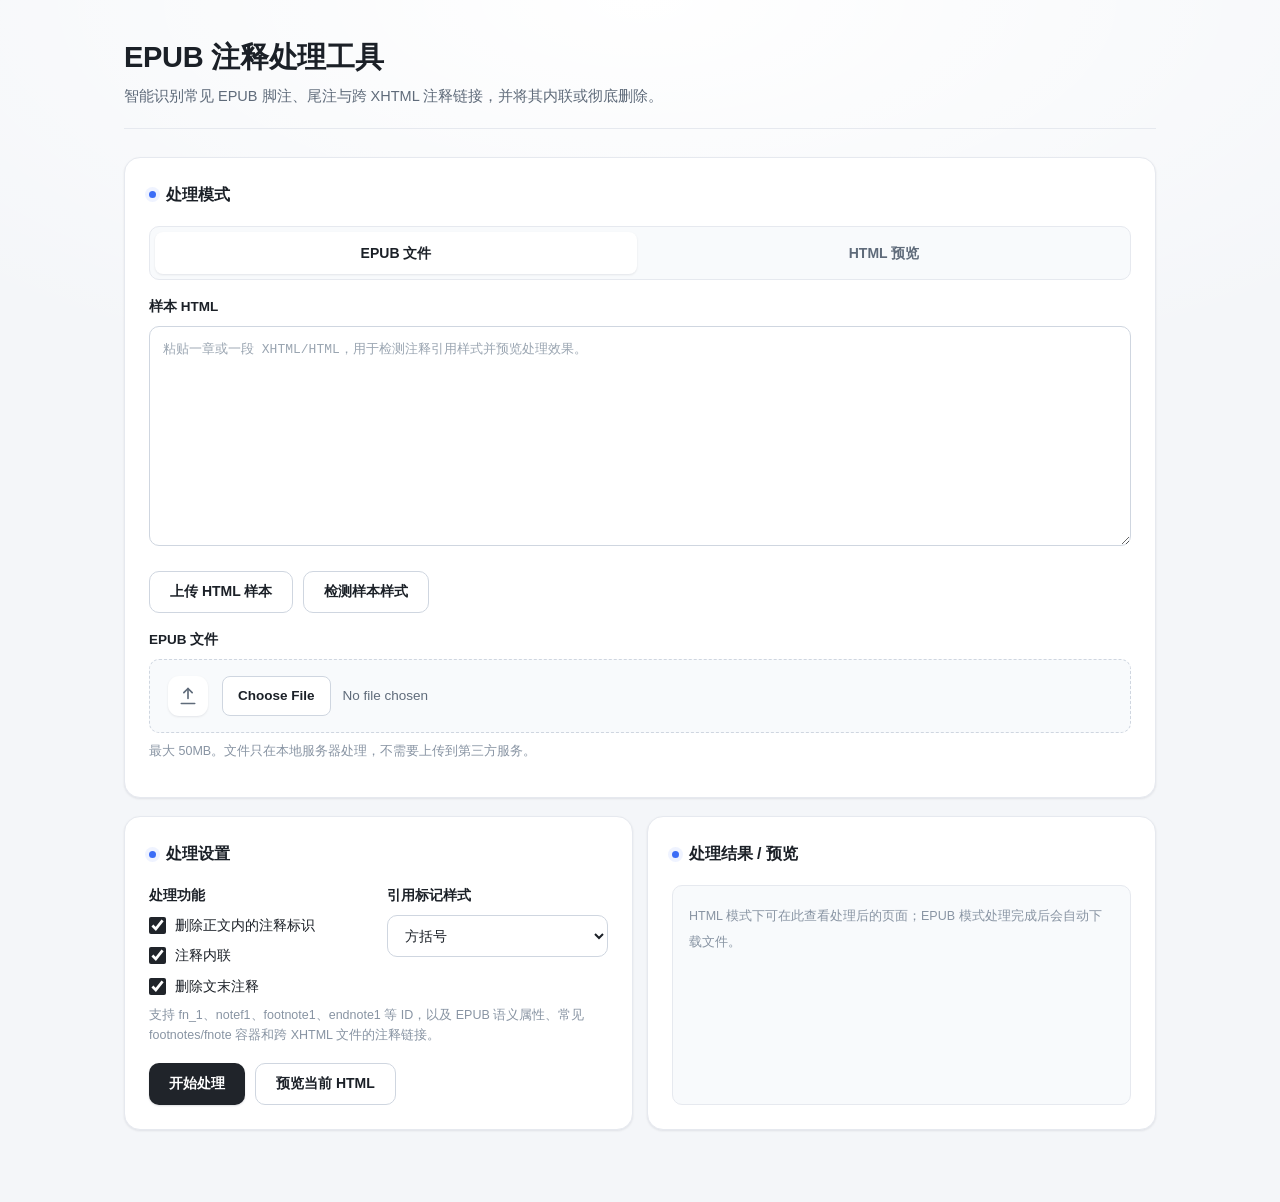
<file: templates/notes/index.html>
<!doctype html>
<html lang="zh-CN">
<head>
<meta charset="utf-8">
<meta name="viewport" content="width=device-width,initial-scale=1">
<title>EPUB 注释处理工具</title>
<style>
/* 视觉令牌与通用工具页（static/toolkit/toolkit.css）保持一致 */
:root{
    --bg:#f4f6f9;
    --card:#ffffff;
    --card-soft:#f8fafc;
    --border:#e6e9ef;
    --border-strong:#cfd6e0;
    --text:#1b2027;
    --text-muted:#5f6b7a;
    --text-faint:#8894a3;
    --primary:#20242a;
    --primary-hover:#343b45;
    --accent:#3b6cf6;
    --accent-soft:rgba(59,108,246,.08);
    --accent-ring:rgba(59,108,246,.22);
    --ok-bg:#ecf8f0;
    --ok-fg:#1f7a45;
    --err-bg:#fdf0f0;
    --err-fg:#b3261e;
    --radius:16px;
    --radius-sm:10px;
    --radius-xs:8px;
    --shadow-sm:0 1px 2px rgba(16,24,40,.04),0 1px 3px rgba(16,24,40,.05);
    --shadow-md:0 6px 18px rgba(16,24,40,.07);
    --ease:cubic-bezier(.2,.7,.3,1);
}
*{box-sizing:border-box}
body{
    margin:0;
    background-color:var(--bg);
    background-image:radial-gradient(120% 55% at 50% 0,#ffffff 0%,rgba(255,255,255,0) 62%);
    background-repeat:no-repeat;
    color:var(--text);
    font-family:-apple-system,BlinkMacSystemFont,"Segoe UI","PingFang SC","Hiragino Sans GB","Microsoft YaHei",sans-serif;
    line-height:1.6;
    -webkit-font-smoothing:antialiased;
}
.container{max-width:1080px;margin:0 auto;padding:40px 24px 72px}
header{margin-bottom:28px;padding-bottom:20px;border-bottom:1px solid var(--border)}
h1{font-size:29px;line-height:1.24;margin:0 0 9px;font-weight:700;letter-spacing:-.01em}
.subtitle{color:var(--text-muted);margin:0;font-size:14.5px}
.grid{display:grid;grid-template-columns:1fr 1fr;gap:14px}
.card{
    background:var(--card);
    border:1px solid var(--border);
    border-radius:var(--radius);
    padding:24px;
    box-shadow:var(--shadow-sm);
    transition:box-shadow .25s var(--ease),border-color .25s var(--ease);
}
.card:hover{box-shadow:var(--shadow-md);border-color:#dde3ec}
.card.full{grid-column:1/-1}
h2{display:flex;align-items:center;gap:10px;font-size:16px;margin:0 0 18px;font-weight:650;letter-spacing:-.005em}
h2::before{content:"";flex:none;width:7px;height:7px;border-radius:999px;background:var(--accent);box-shadow:0 0 0 4px var(--accent-soft)}
label{display:block;font-size:13.5px;font-weight:600;margin:0 0 8px}
textarea{
    width:100%;min-height:220px;resize:vertical;
    border:1px solid var(--border-strong);border-radius:var(--radius-sm);
    padding:12px 13px;background:#fff;color:var(--text);
    font:13px/1.7 Consolas,"SF Mono",Menlo,monospace;
    transition:border-color .18s var(--ease),box-shadow .18s var(--ease);
}
select{
    width:100%;border:1px solid var(--border-strong);border-radius:var(--radius-sm);
    padding:11px 13px;background:#fff;color:var(--text);font:inherit;font-size:14px;
    transition:border-color .18s var(--ease),box-shadow .18s var(--ease);
}
select:hover{border-color:#b7c1cf}
textarea:focus,select:focus{outline:none;border-color:var(--accent);box-shadow:0 0 0 4px var(--accent-ring)}
::placeholder{color:#9aa5b1}
.row{display:grid;grid-template-columns:1fr 1fr;gap:16px}
.mode{display:flex;gap:6px;margin-bottom:16px;padding:5px;background:var(--card-soft);border:1px solid var(--border);border-radius:var(--radius-sm)}
.mode button{
    flex:1;padding:10px 14px;border:0;background:transparent;border-radius:var(--radius-xs);
    cursor:pointer;font:inherit;font-size:14px;font-weight:600;color:var(--text-muted);
    transition:background .18s var(--ease),color .18s var(--ease),box-shadow .18s var(--ease);
}
.mode button:hover:not(.active){color:var(--text);background:rgba(16,24,40,.045)}
.mode button.active{background:var(--card);color:var(--text);box-shadow:var(--shadow-sm)}
.actions{display:flex;gap:10px;flex-wrap:wrap;margin-top:18px}
button.primary{
    border:0;background:var(--primary);color:#fff;padding:11px 20px;border-radius:var(--radius-sm);
    cursor:pointer;font-size:14px;font-weight:650;box-shadow:0 1px 2px rgba(16,24,40,.14);
    transition:background .18s var(--ease),box-shadow .18s var(--ease),transform .12s var(--ease);
}
button.primary:hover:not(:disabled){background:var(--primary-hover);box-shadow:0 8px 20px rgba(16,24,40,.18)}
button.primary:active:not(:disabled){transform:translateY(1px)}
button.secondary{
    border:1px solid var(--border-strong);background:#fff;color:var(--text);
    padding:11px 20px;border-radius:var(--radius-sm);cursor:pointer;font-size:14px;font-weight:600;
    transition:background .18s var(--ease),border-color .18s var(--ease);
}
button.secondary:hover:not(:disabled){background:var(--card-soft);border-color:#9fabbb}
button:focus-visible{outline:none;box-shadow:0 0 0 4px var(--accent-ring)}
button:disabled{opacity:.5;cursor:not-allowed}
.hidden{display:none!important}
.status{
    margin-top:14px;padding:12px 15px;border-radius:var(--radius-sm);
    border:1px solid var(--border);border-left:3px solid var(--border-strong);
    background:var(--card-soft);color:var(--text-muted);font-size:13.5px;white-space:pre-wrap;
}
.status.error{background:var(--err-bg);border-color:#f3d0ce;border-left-color:var(--err-fg);color:var(--err-fg)}
.status.ok{background:var(--ok-bg);border-color:#cbe9d6;border-left-color:var(--ok-fg);color:var(--ok-fg)}
.result{
    border:1px solid var(--border);border-radius:var(--radius-sm);
    background:var(--card-soft);padding:16px;min-height:220px;overflow:auto;
}
.result iframe{width:100%;height:480px;border:0;background:#fff;border-radius:var(--radius-xs)}
.hint{font-size:12.5px;color:var(--text-faint);margin-top:8px;line-height:1.6}
#epubSection{margin-top:16px}
/* 主上传区：虚线区域 + 图标，与通用工具页保持一致 */
.drop{
    display:flex;align-items:center;gap:14px;
    padding:16px 18px;border:1.5px dashed var(--border-strong);
    border-radius:var(--radius-sm);background:var(--card-soft);
    transition:border-color .2s var(--ease),background .2s var(--ease);
}
.drop:hover,.drop:focus-within{border-color:var(--accent);background:var(--accent-soft)}
.drop::before{
    content:"";flex:none;width:40px;height:40px;border-radius:11px;
    background:#fff no-repeat center/20px 20px
        url("data:image/svg+xml,%3Csvg xmlns='http://www.w3.org/2000/svg' viewBox='0 0 24 24' fill='none' stroke='%235f6b7a' stroke-width='2' stroke-linecap='round' stroke-linejoin='round'%3E%3Cpath d='M12 15V3'/%3E%3Cpath d='m7 8 5-5 5 5'/%3E%3Cpath d='M20 21H4'/%3E%3C/svg%3E");
    box-shadow:var(--shadow-sm);
}
.drop input[type=file]{flex:1;min-width:0;border:0;background:transparent;padding:0;font:inherit;font-size:13.5px;color:var(--text-muted)}
.drop input[type=file]:focus{box-shadow:none}
input[type=file]::file-selector-button{
    margin-right:12px;padding:8px 15px;border:1px solid var(--border-strong);border-radius:var(--radius-xs);
    background:#fff;color:var(--text);font:inherit;font-size:13.5px;font-weight:600;cursor:pointer;
    transition:background .18s var(--ease),color .18s var(--ease),border-color .18s var(--ease);
}
.drop:hover input[type=file]::file-selector-button{background:var(--primary);color:#fff;border-color:var(--primary)}
.checkbox-group{display:flex;flex-direction:column;gap:9px}
.checkbox-group label{display:flex;align-items:center;gap:9px;font-weight:400;cursor:pointer;margin:0}
.checkbox-group input[type=checkbox]{width:17px;height:17px;margin:0;cursor:pointer;accent-color:var(--primary)}
::-webkit-scrollbar{width:0;background:transparent}
*{scrollbar-width:none}
body{-ms-overflow-style:none}
@media(max-width:760px){
    .container{padding:28px 16px 56px}
    .grid{grid-template-columns:1fr}
    .card.full{grid-column:auto}
    .row{grid-template-columns:1fr}
    h1{font-size:24px}
}
@media(prefers-reduced-motion:reduce){*{transition:none!important;animation:none!important}}
</style>
</head>
<body>
<div class="container">
<header>
<h1>EPUB 注释处理工具</h1>
<p class="subtitle">智能识别常见 EPUB 脚注、尾注与跨 XHTML 注释链接，并将其内联或彻底删除。</p>
</header>

<div class="card">
<h2>处理模式</h2>
<div class="mode">
<button id="epubMode" class="active">EPUB 文件</button>
<button id="htmlMode">HTML 预览</button>
</div>

<div id="sampleSection">
<label for="sample">样本 HTML</label>
<textarea id="sample" placeholder="粘贴一章或一段 XHTML/HTML，用于检测注释引用样式并预览处理效果。"></textarea>
<div class="actions">
<input id="sampleFile" type="file" accept=".html,.htm,.xhtml" style="display:none">
<button class="secondary" onclick="document.getElementById('sampleFile').click()">上传 HTML 样本</button>
<button class="secondary" id="detectBtn">检测样本样式</button>
</div>
<div id="detectStatus" class="status hidden"></div>
</div>

<div id="epubSection">
<label for="epubFile">EPUB 文件</label>
<div class="drop">
<input id="epubFile" type="file" accept=".epub">
</div>
<p class="hint">最大 50MB。文件只在本地服务器处理，不需要上传到第三方服务。</p>
</div>
</div>

<div class="grid" style="margin-top:18px">
<div class="card">
<h2>处理设置</h2>
<div class="row">
<div>
<label>处理功能</label>
<div class="checkbox-group">
<label><input type="checkbox" id="optRemoveMarker" value="remove_marker" checked> 删除正文内的注释标识</label>
<label><input type="checkbox" id="optInline" value="inline" checked> 注释内联</label>
<label><input type="checkbox" id="optRemoveNote" value="remove_note" checked> 删除文末注释</label>
</div>
</div>
<div id="styleBox">
<label for="style">引用标记样式</label>
<select id="style">
<option>方括号</option>
<option>圆括号</option>
<option>花括号</option>
<option>纯数字</option>
<option>其他</option>
</select>
</div>
</div>
<div class="hint">支持 fn_1、notef1、footnote1、endnote1 等 ID，以及 EPUB 语义属性、常见 footnotes/fnote 容器和跨 XHTML 文件的注释链接。</div>
<div class="actions">
<button class="primary" id="processBtn">开始处理</button>
<button class="secondary" id="previewBtn">预览当前 HTML</button>
</div>
<div id="processStatus" class="status hidden"></div>
</div>

<div class="card">
<h2>处理结果 / 预览</h2>
<div id="result" class="result"><span class="hint">HTML 模式下可在此查看处理后的页面；EPUB 模式处理完成后会自动下载文件。</span></div>
</div>
</div>
</div>

<script>
const $ = id => document.getElementById(id);
let mode = "epub";

function status(el, text, type="") {
  el.textContent = text;
  el.className = "status " + type;
  el.classList.remove("hidden");
}
function setMode(next) {
  mode = next;
  $("epubMode").classList.toggle("active", next==="epub");
  $("htmlMode").classList.toggle("active", next==="html");
  $("epubSection").classList.toggle("hidden", next!=="epub");
}
$("epubMode").onclick = () => setMode("epub");
$("htmlMode").onclick = () => setMode("html");

function getSelectedActions() {
  const actions = [];
  if ($("optRemoveMarker").checked) actions.push("remove_marker");
  if ($("optInline").checked) actions.push("inline");
  if ($("optRemoveNote").checked) actions.push("remove_note");
  return actions;
}

function statsText(s) {
  if (!s) return "处理完成。";
  return `处理完成：识别注释 ${s.notes_found ?? 0} 条，内联 ${s.inlined ?? 0} 处，删除正文标识 ${s.markers_removed ?? 0} 处。`;
}

$("sampleFile").onchange = async e => {
  const f = e.target.files[0];
  if (!f) return;
  $("sample").value = await f.text();
};

$("detectBtn").onclick = async () => {
  const fd = new FormData();
  fd.append("html", $("sample").value);
  try {
    const r = await fetch("/notes/api/detect", {method:"POST", body:fd});
    const data = await r.json();
    if (!data.success) throw new Error(data.error);
    $("style").value = data.style;
    status($("detectStatus"),
      `检测结果：${data.style}\n方括号 ${data.counts["方括号"]} 次，圆括号 ${data.counts["圆括号"]} 次，花括号 ${data.counts["花括号"]} 次，纯数字 ${data.counts["纯数字"]} 次`,
      "ok");
  } catch(e) {
    status($("detectStatus"), e.message, "error");
  }
};

$("previewBtn").onclick = async () => {
  const source = $("sample").value;
  if (!source.trim()) {
    status($("processStatus"), "请先提供 HTML 样本。", "error");
    return;
  }
  const actions = getSelectedActions();
  if (actions.length === 0) {
    status($("processStatus"), "请至少选择一项处理功能。", "error");
    return;
  }
  const fd = new FormData();
  fd.append("html", source);
  actions.forEach(a => fd.append("actions", a));
  fd.append("style", $("style").value);
  try {
    const r = await fetch("/notes/api/preview", {method:"POST", body:fd});
    const data = await r.json();
    if (!data.success) throw new Error(data.error);
    const iframe = document.createElement("iframe");
    $("result").replaceChildren(iframe);
    iframe.contentDocument.open();
    iframe.contentDocument.write(data.html);
    iframe.contentDocument.close();
    status($("processStatus"), statsText(data.stats), "ok");
  } catch(e) {
    status($("processStatus"), e.message, "error");
  }
};

$("processBtn").onclick = async () => {
  if (mode === "html") {
    $("previewBtn").click();
    return;
  }
  const f = $("epubFile").files[0];
  if (!f) {
    status($("processStatus"), "请选择 EPUB 文件。", "error");
    return;
  }
  if (f.size > 50*1024*1024) {
    status($("processStatus"), "文件超过 50MB 限制。", "error");
    return;
  }
  const actions = getSelectedActions();
  if (actions.length === 0) {
    status($("processStatus"), "请至少选择一项处理功能。", "error");
    return;
  }
  const fd = new FormData();
  fd.append("epub", f);
  actions.forEach(a => fd.append("actions", a));
  fd.append("style", $("style").value);
  $("processBtn").disabled = true;
  status($("processStatus"), "正在处理 EPUB，请稍候……");
  try {
    const r = await fetch("/notes/api/process", {method:"POST", body:fd});
    if (!r.ok) {
      let msg = "处理失败";
      try { const d = await r.json(); msg = d.error || msg; } catch {}
      throw new Error(msg);
    }
    const blob = await r.blob();
    const url = URL.createObjectURL(blob);
    const a = document.createElement("a");
    a.href = url; a.download = "processed.epub";
    document.body.appendChild(a); a.click(); a.remove();
    URL.revokeObjectURL(url);
    const found = r.headers.get("X-Notes-Found");
    const inlined = r.headers.get("X-Notes-Inlined");
    const removed = r.headers.get("X-Notes-Removed");
    const detail = (found === null && inlined === null && removed === null)
      ? "处理完成，已开始下载 processed.epub。"
      : `处理完成，已开始下载 processed.epub。识别注释 ${found ?? "-"} 条，内联 ${inlined ?? "-"} 处，删除正文标识 ${removed ?? "-"} 处。`;
    status($("processStatus"), detail, "ok");
  } catch(e) {
    status($("processStatus"), e.message, "error");
  } finally {
    $("processBtn").disabled = false;
  }
};
</script>
</body>
</html>
</file>
